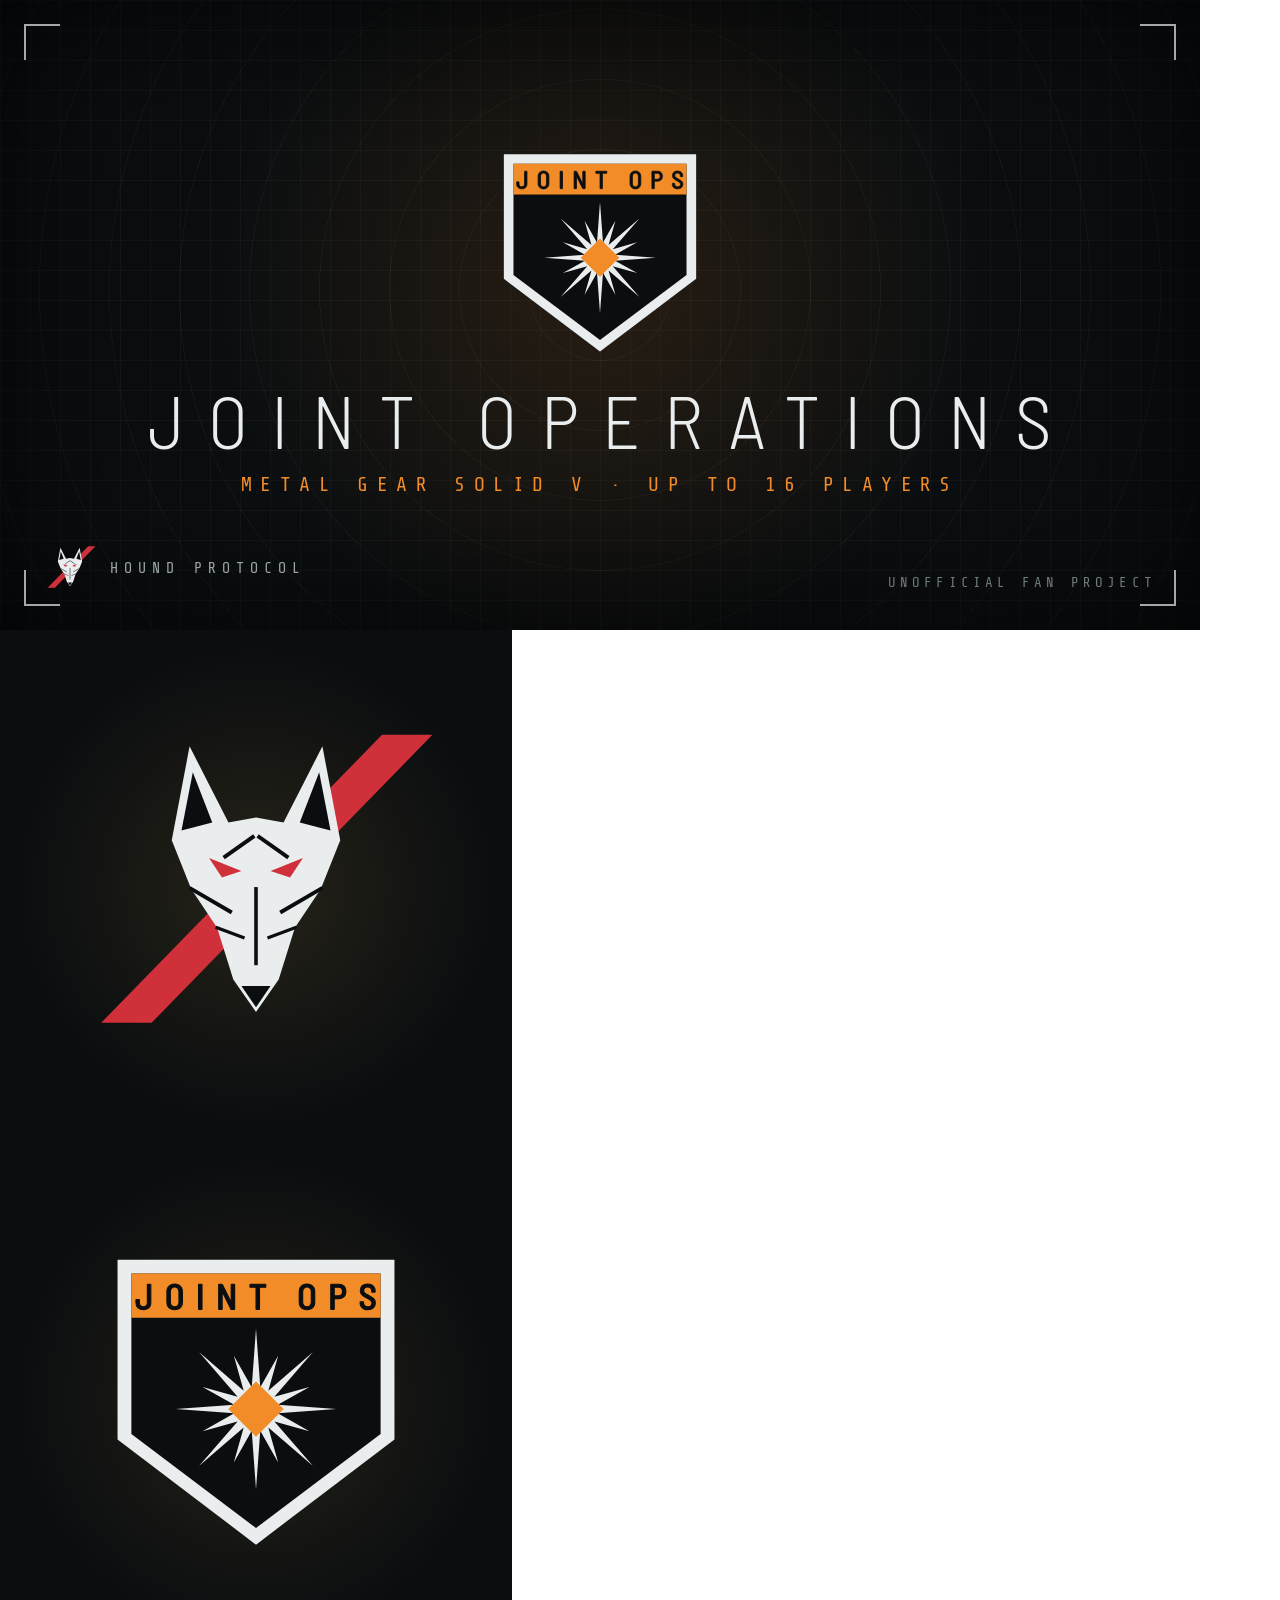
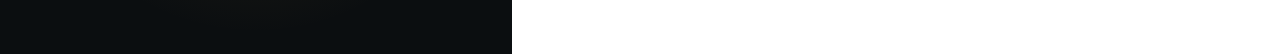
<file: tools/brand/render.html>
<!doctype html><html><head><meta charset="utf-8"><style>
@font-face{font-family:B;src:url(../../site/assets/fonts/barlow-semi-condensed-light.woff)}
@font-face{font-family:M;src:url(../../site/assets/fonts/share-tech-mono-regular.woff)}
html,body{margin:0}
.og{width:1200px;height:630px;position:relative;overflow:hidden;color:#e9edee;font-family:B;
background:radial-gradient(circle at 50% 46%,rgba(242,140,40,.12),transparent 55%),repeating-radial-gradient(circle at 50% 46%,rgba(255,255,255,.035) 0 1px,transparent 1px 70px),linear-gradient(rgba(255,255,255,.03) 1px,transparent 1px) 0 0/30px 30px,linear-gradient(90deg,rgba(255,255,255,.03) 1px,transparent 1px) 0 0/30px 30px,#0b0e10}
.og:after{content:"";position:absolute;inset:0;box-shadow:inset 0 0 160px rgba(0,0,0,.85)}
.c{position:absolute;inset:0;display:flex;flex-direction:column;align-items:center;justify-content:center;gap:18px;z-index:1}
.c img.jo{width:170px}
.t{font:200 74px/1 B;letter-spacing:.32em;padding-left:.32em;text-transform:uppercase}
.s{font:400 20px/1 M;letter-spacing:.42em;color:#f28c28;text-transform:uppercase}
.b{position:absolute;left:44px;bottom:36px;display:flex;align-items:center;gap:14px;z-index:1;font:400 15px M;letter-spacing:.4em;color:#9aa4a8}
.b img{width:52px}
.k{position:absolute;right:44px;bottom:40px;z-index:1;font:400 14px M;letter-spacing:.3em;color:#6f7a7d}
.br{position:absolute;width:34px;height:34px;border:2px solid #e9edee;z-index:1;opacity:.7}
.av{width:512px;height:512px;display:grid;place-items:center;background:radial-gradient(circle,rgba(201,162,74,.14),transparent 65%),#0b0e10}
.av img{width:360px}
</style></head><body>
<div class="og" id="og"><i class="br" style="left:24px;top:24px;border-right:0;border-bottom:0"></i><i class="br" style="right:24px;top:24px;border-left:0;border-bottom:0"></i><i class="br" style="left:24px;bottom:24px;border-right:0;border-top:0"></i><i class="br" style="right:24px;bottom:24px;border-left:0;border-top:0"></i>
<div class="c"><img class="jo" src="../../site/assets/brand/joint-operations-mark.svg" style="width:250px"><div class="t">Joint Operations</div><div class="s">Metal Gear Solid V · up to 16 players</div></div>
<div class="b"><img src="../../site/assets/brand/hound-protocol-mark.svg">HOUND PROTOCOL</div><div class="k">UNOFFICIAL FAN PROJECT</div></div>
<div class="av" id="hp"><img src="../../site/assets/brand/hound-protocol-mark.svg"></div>
<div class="av" id="jo"><img src="../../site/assets/brand/joint-operations-mark.svg"></div>
</body></html>
</file>
